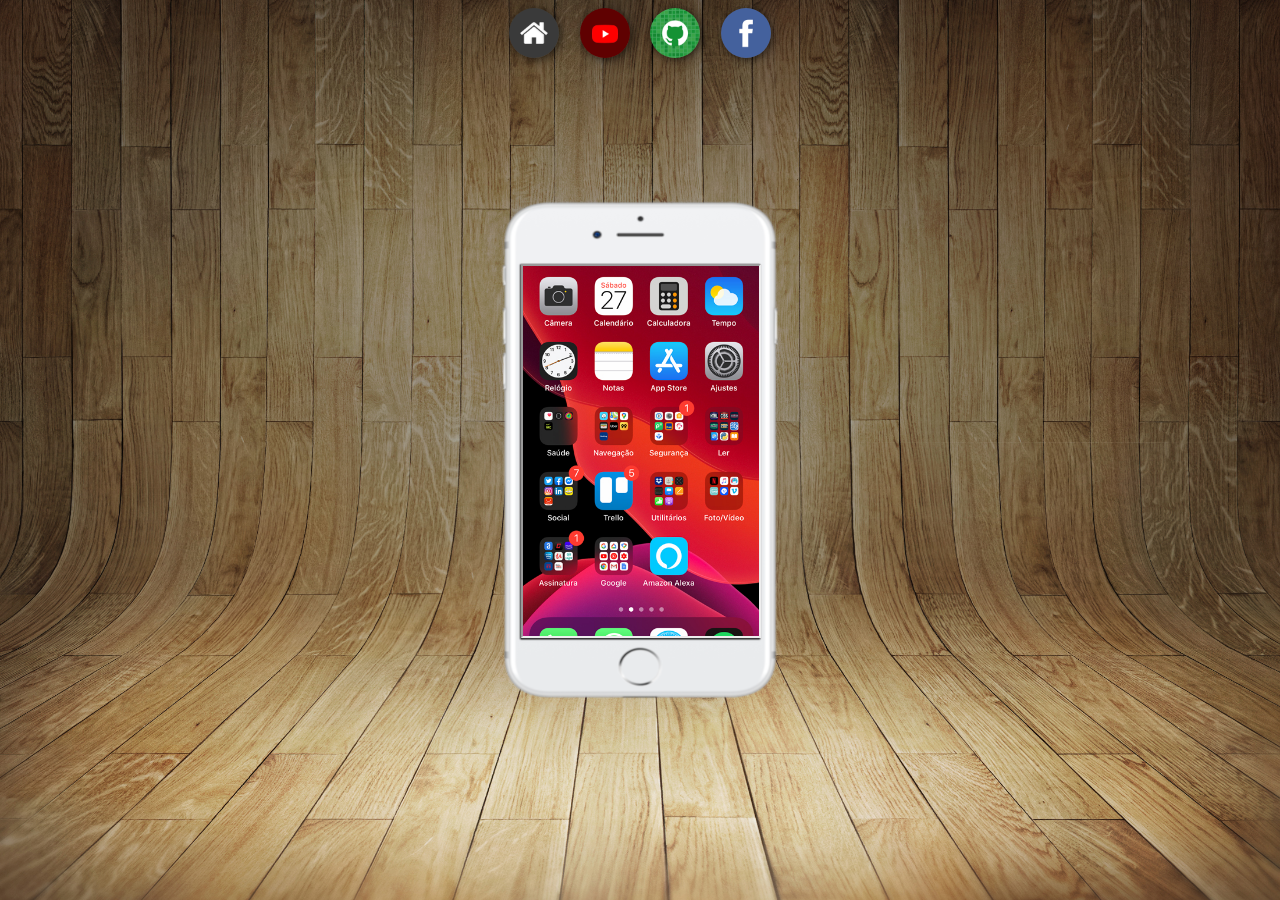
<file: index.html>
<!DOCTYPE html>
<html lang="pt-br">
<head>
    <meta charset="UTF-8">
    <meta name="viewport" content="width=device-width, initial-scale=1.0">
    <link rel="shortcut icon" href="favicon.ico" type="image/x-icon">
    <link rel="stylesheet" href="estilos/style.css">

    <title>Projeto das Redes Sociais</title>
</head>
<body>
    <main>

        <section class="telefone">

           <iframe src="home.html" name="tela" class="tela">
            <p>Seu navegador não é compativel com isso.</p>
           </iframe>

        </section>

        <section class="redes-sociais">
           
                <a href="home.html" target="tela"> <img src="imagens/logo-home.jpg" alt="home"></a> 
                <a href="youtube.html" target="tela"> <img src="imagens/logo-youtube.jpg" alt="Youtube"></a> 
                <a href="gitub.html" target="tela"> <img src="imagens/logo-github.jpg" alt="Github"></a> 
                <a href="facebook.html" target="tela"> <img src="imagens/logo-facebook.jpg" alt="Facebook"></a>
            
        </section>
    </main>
</body>
</html>
</file>
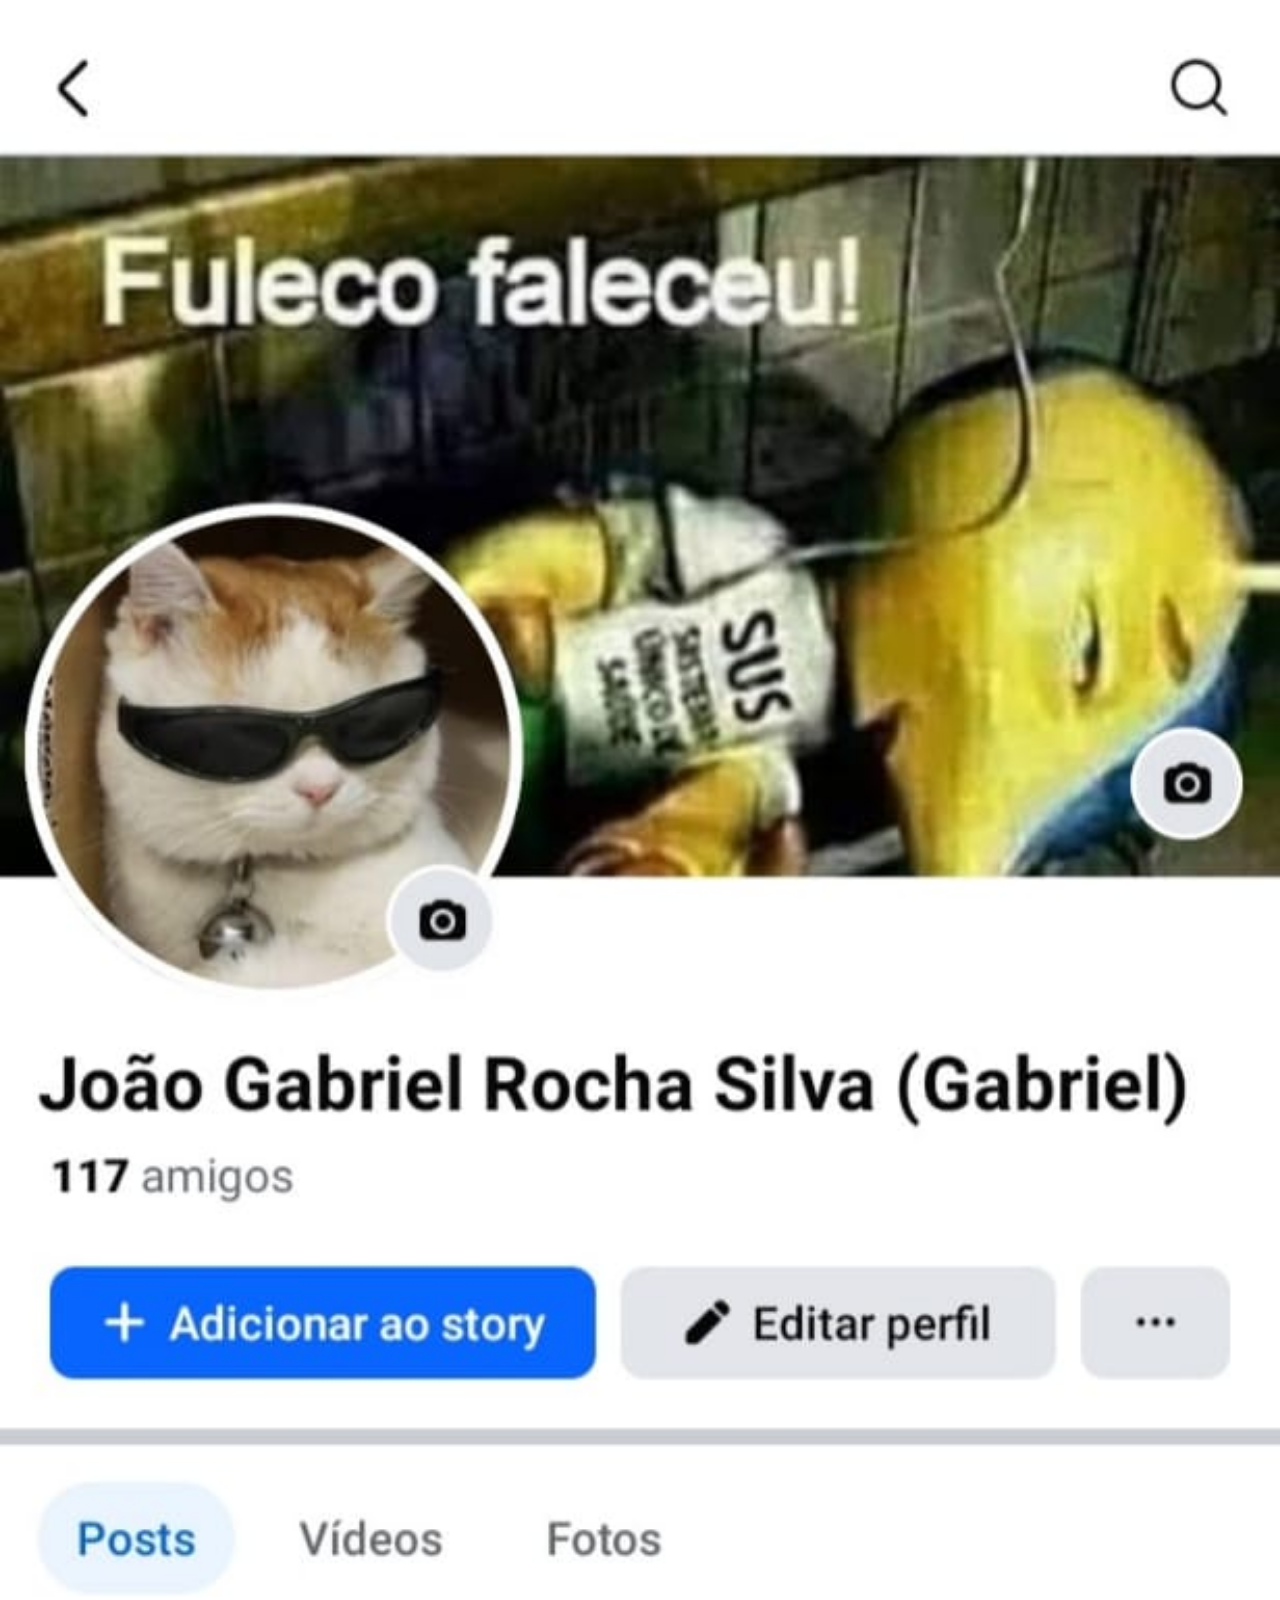
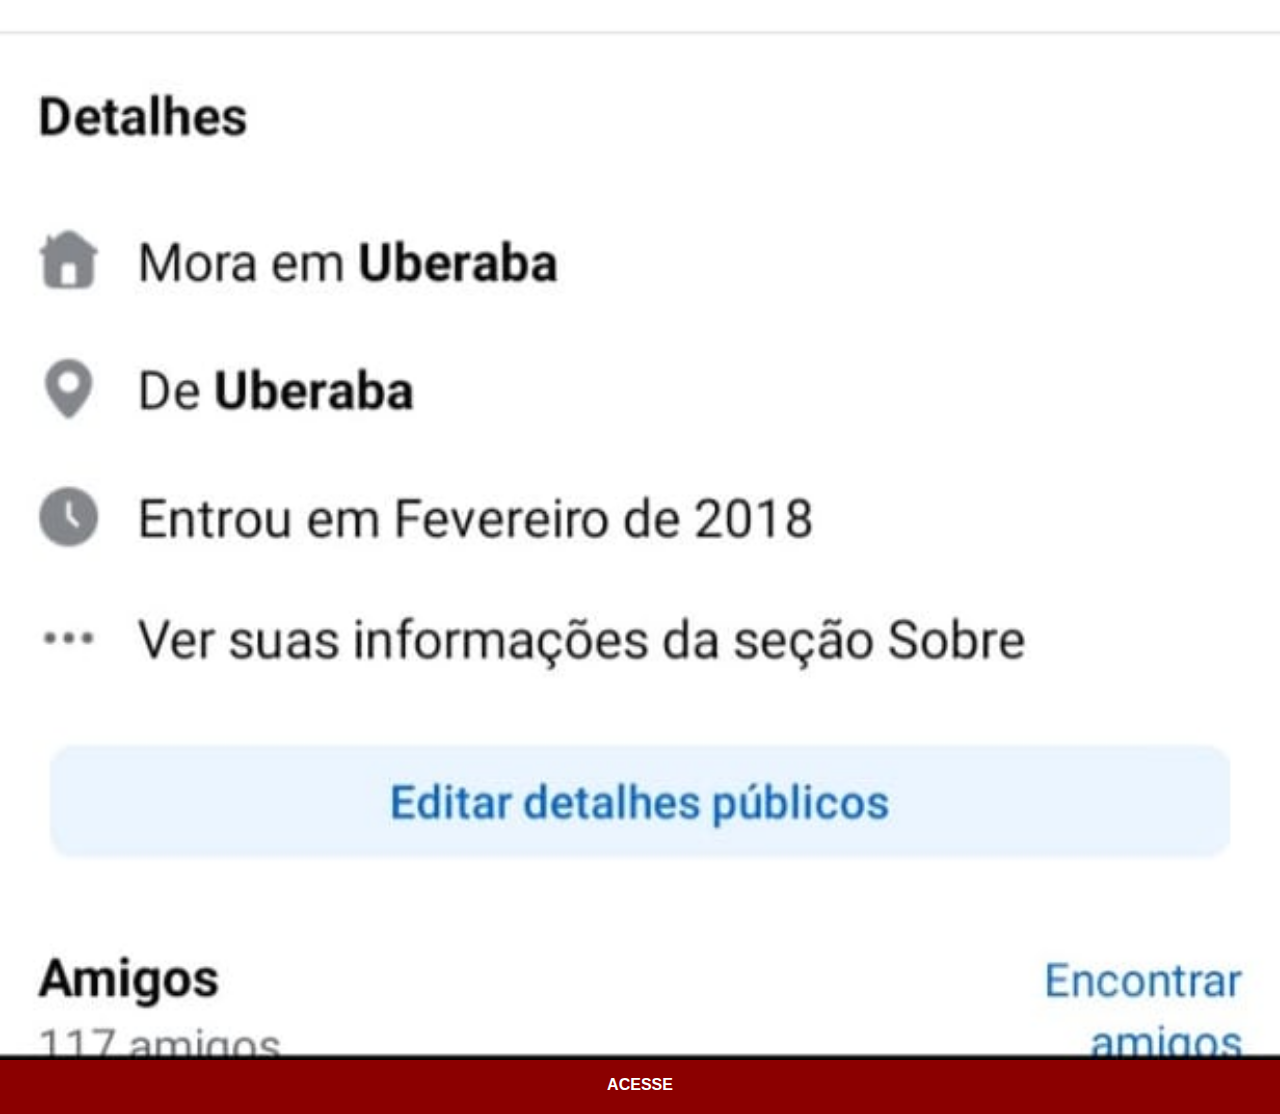
<file: facebook.html>
<!DOCTYPE html>
<html lang="pt-br">
<head>
    <meta charset="UTF-8">
    <meta name="viewport" content="width=device-width, initial-scale=1.0">
    <title>Facebook</title>
    <link rel="stylesheet" href="estilos/social.css">
</head>
<body>
    <img src="imagens/WhatsApp Image 2024-12-21 at 15.44.58 (2).jpeg" alt="Facebook">
    <a href="https://www.facebook.com/joaogabriel.rochasilva.7/" target="_blank" rel="external">ACESSE</a>
</body>
</html>
</file>
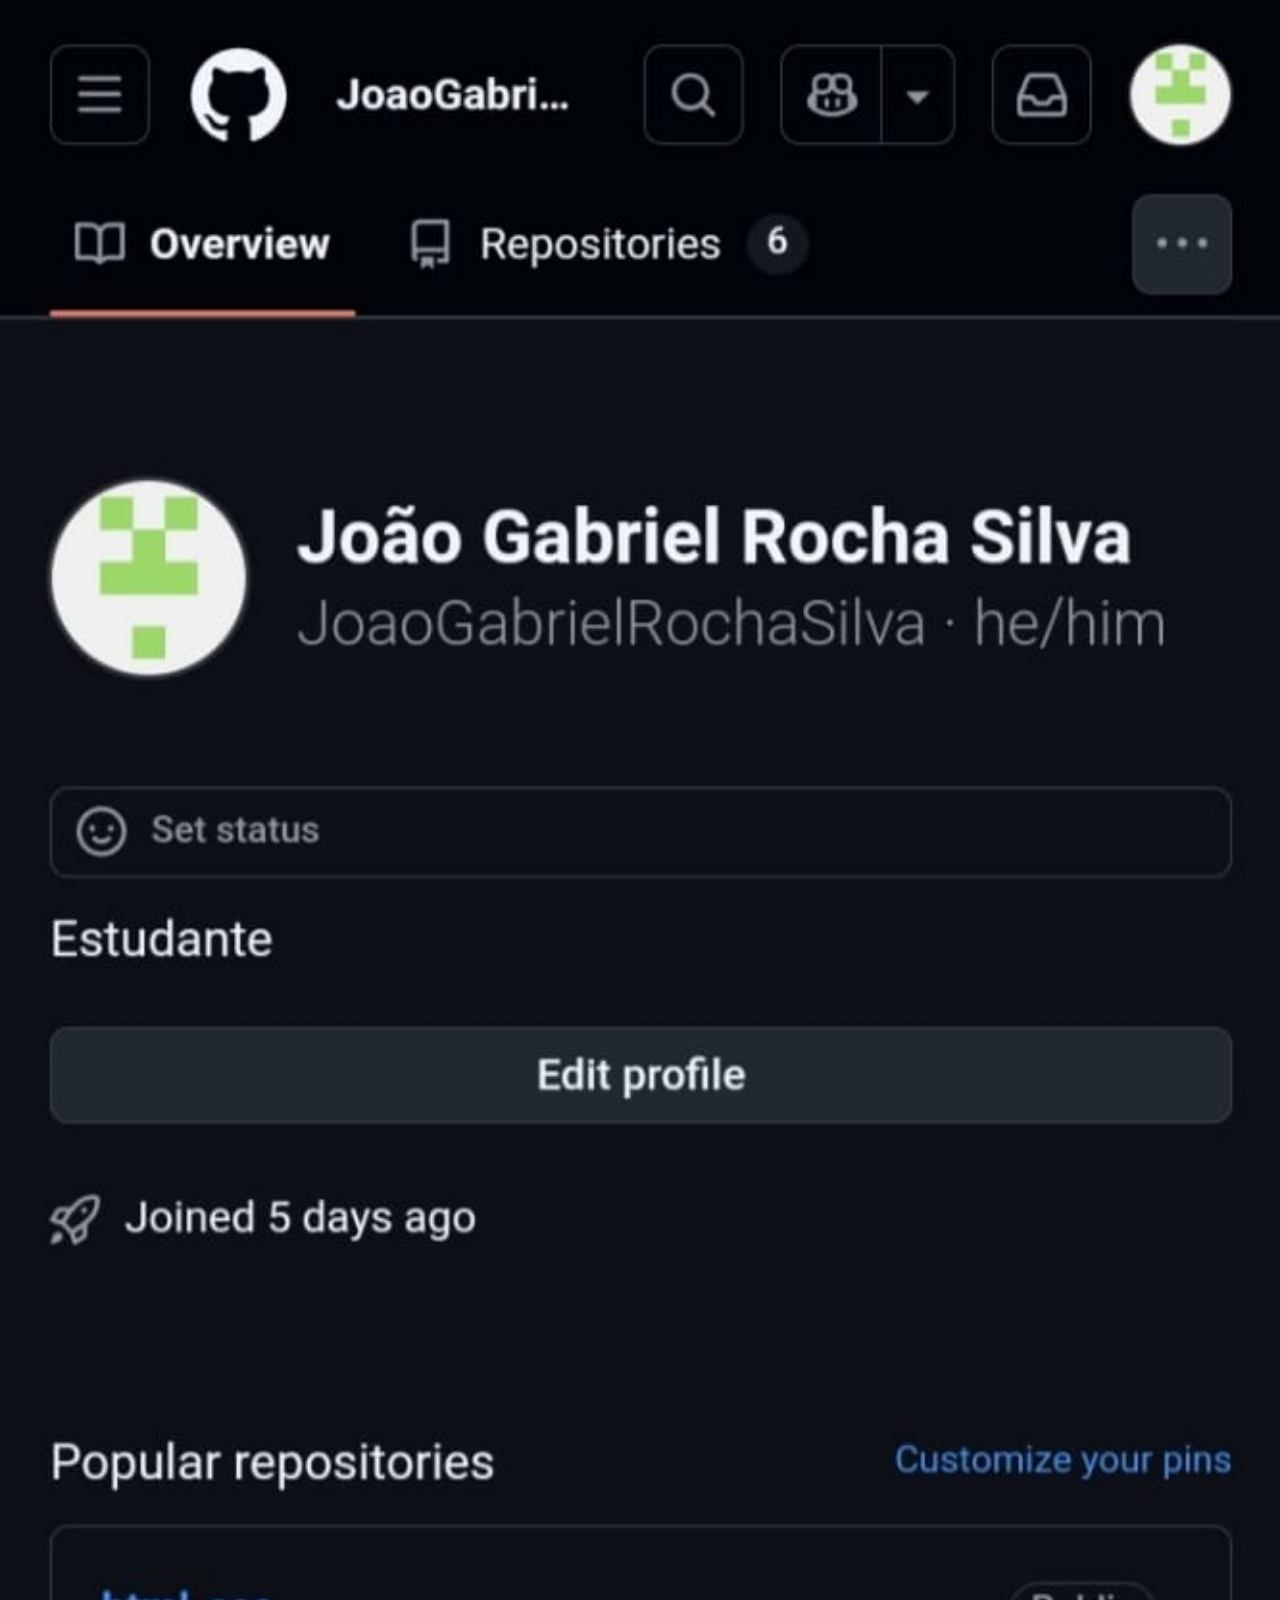
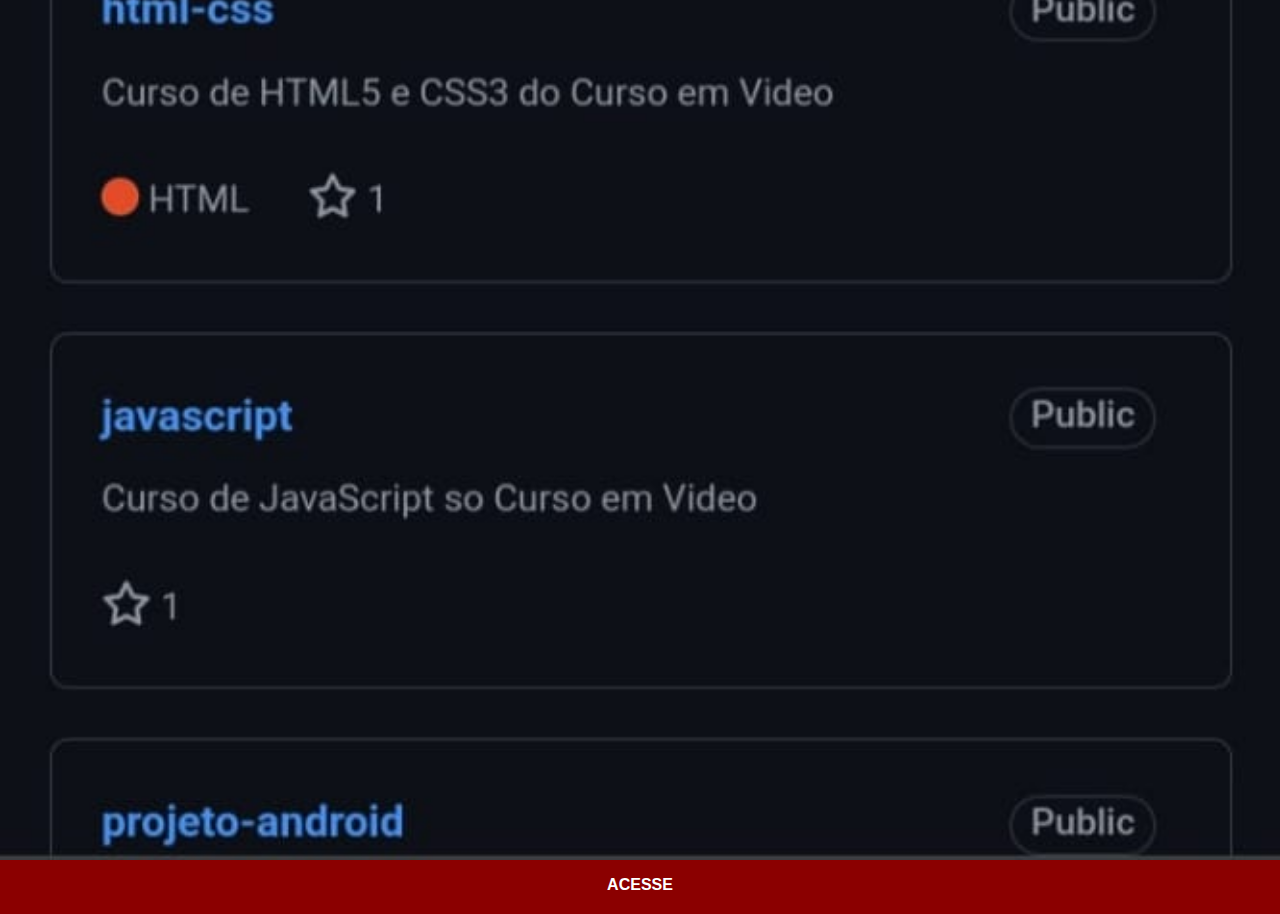
<file: gitub.html>
<!DOCTYPE html>
<html lang="pt-br">
<head>
    <meta charset="UTF-8">
    <meta name="viewport" content="width=device-width, initial-scale=1.0">
    <title>Github</title>
    <link rel="stylesheet" href="estilos/social.css">
</head>
<body>
    <img src="imagens/WhatsApp Image 2024-12-21 at 15.44.58.jpeg" alt="Github">
    <a href="https://github.com/JoaoGabrielRochaSilva" target="_blank" rel="external">ACESSE</a>
</body>
</html>
</file>
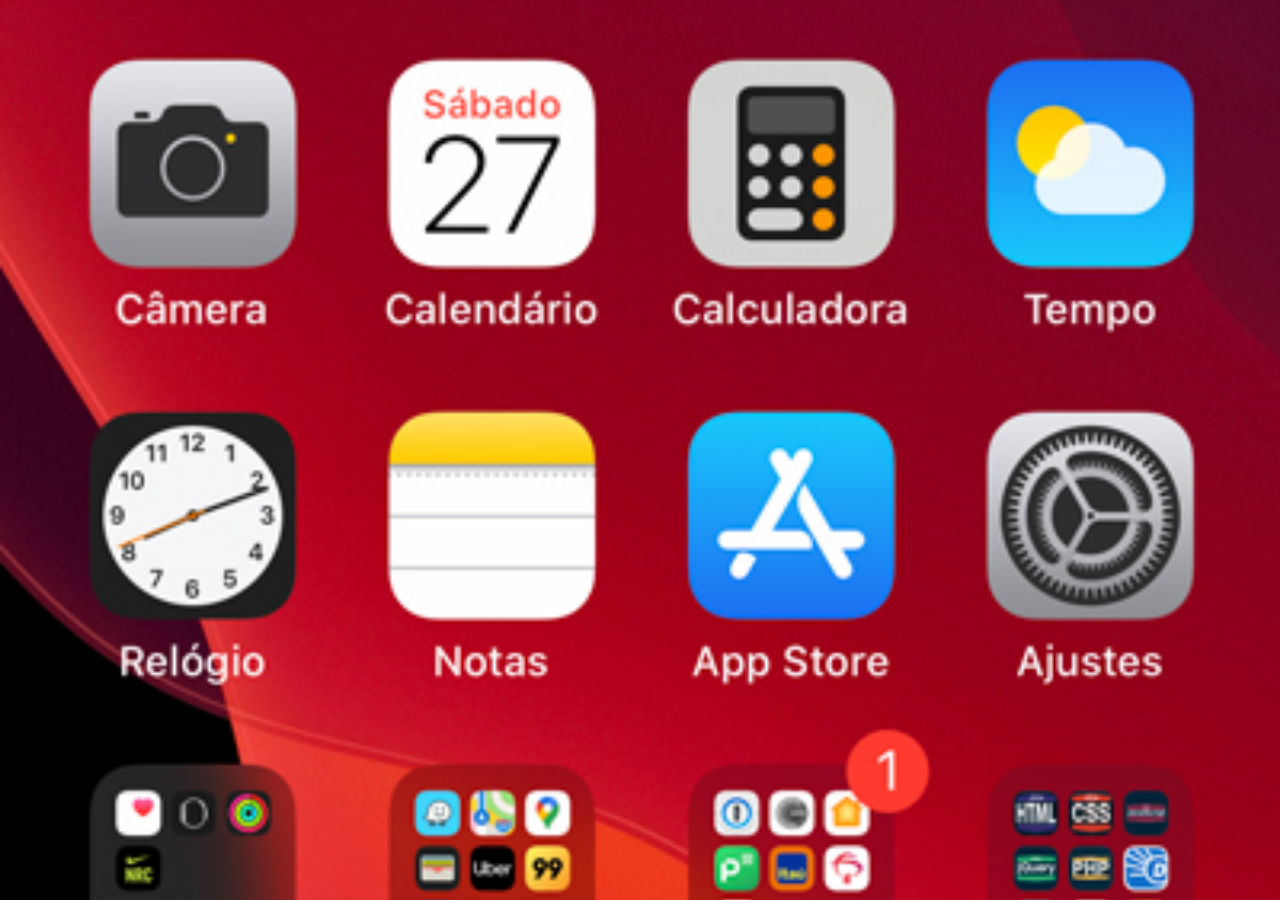
<file: home.html>
<!DOCTYPE html>
<html lang="pt-br">
<head>
    <meta charset="UTF-8">
    <meta name="viewport" content="width=device-width, initial-scale=1.0">
    <title>Home</title>

    <style>
        * {
            padding: 0px;
            margin: 0px;
        }
    
        body {
            width: 100vw;
            height: 100vh;
            background: black url('imagens/tela-home.jpg') no-repeat fixed top center;
            background-size: cover;
        }
    </style>
    
</head>

<body>

</body>
</html>
</file>
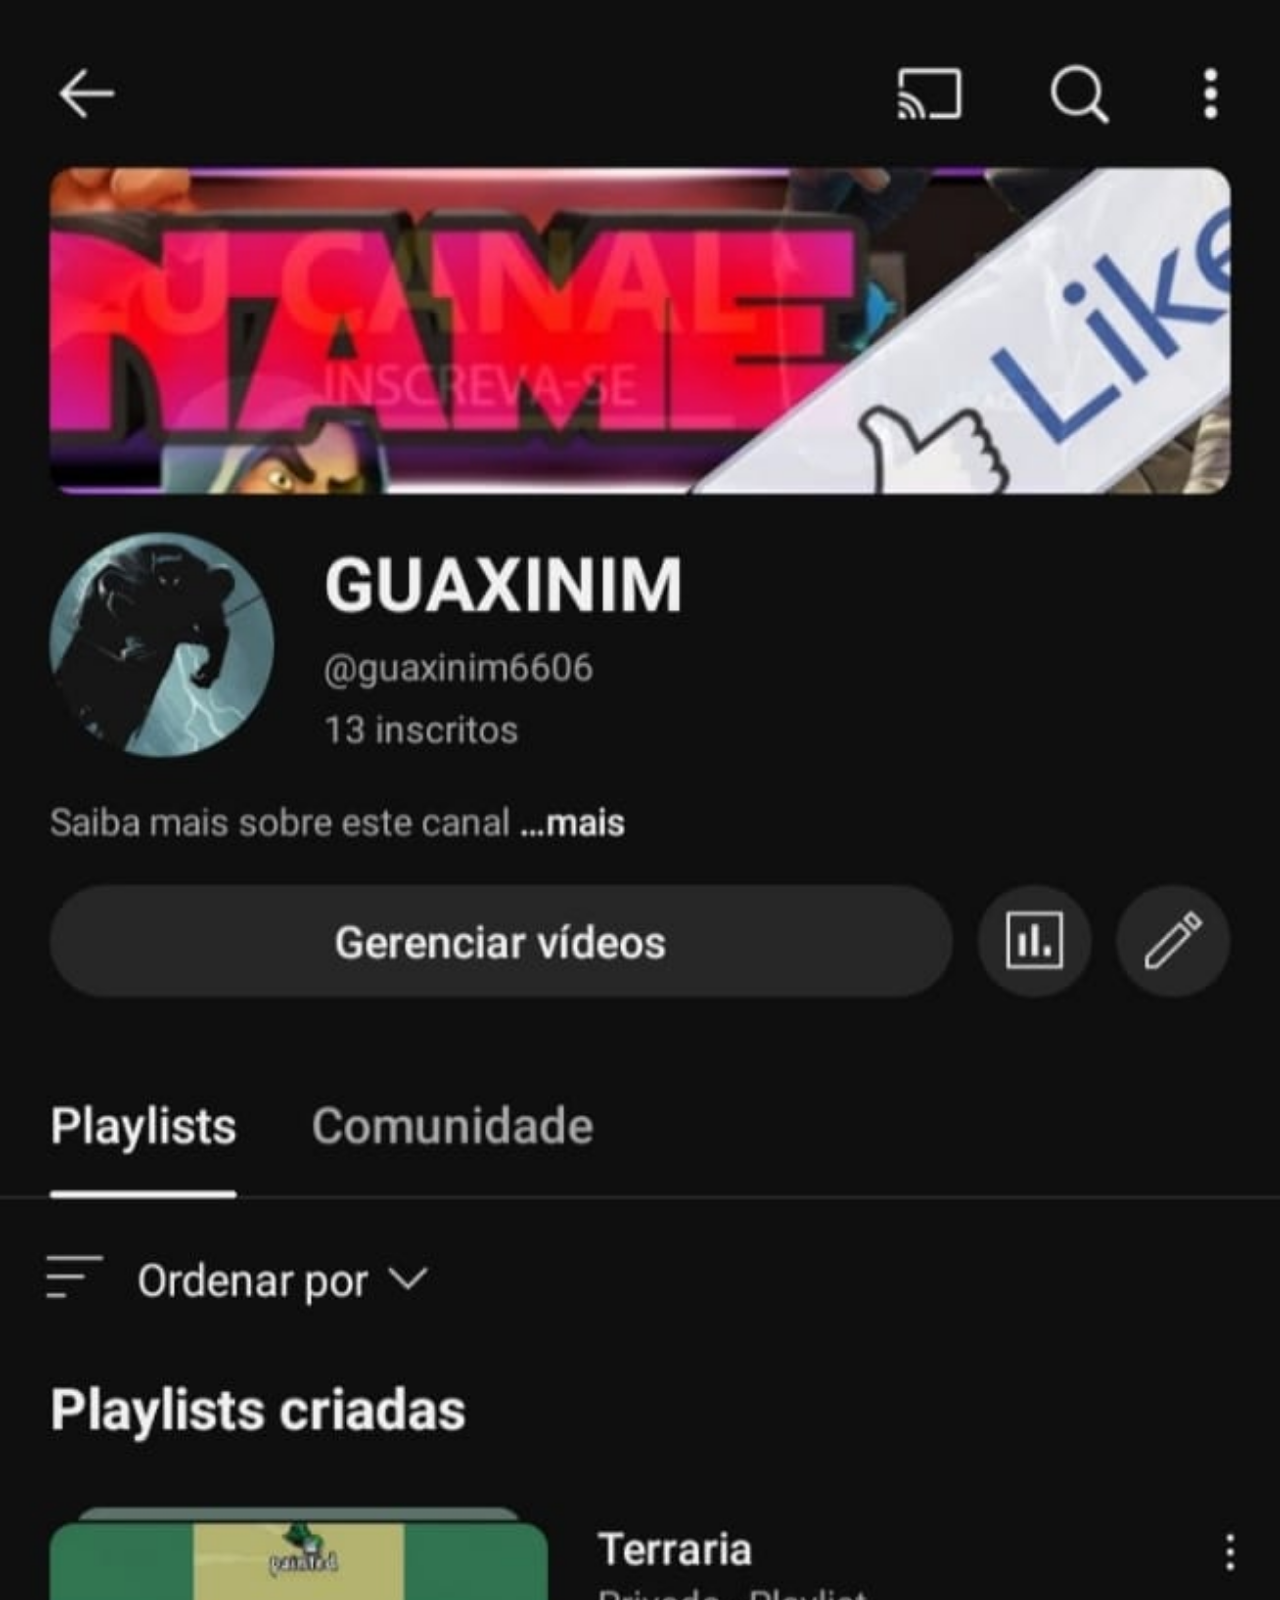
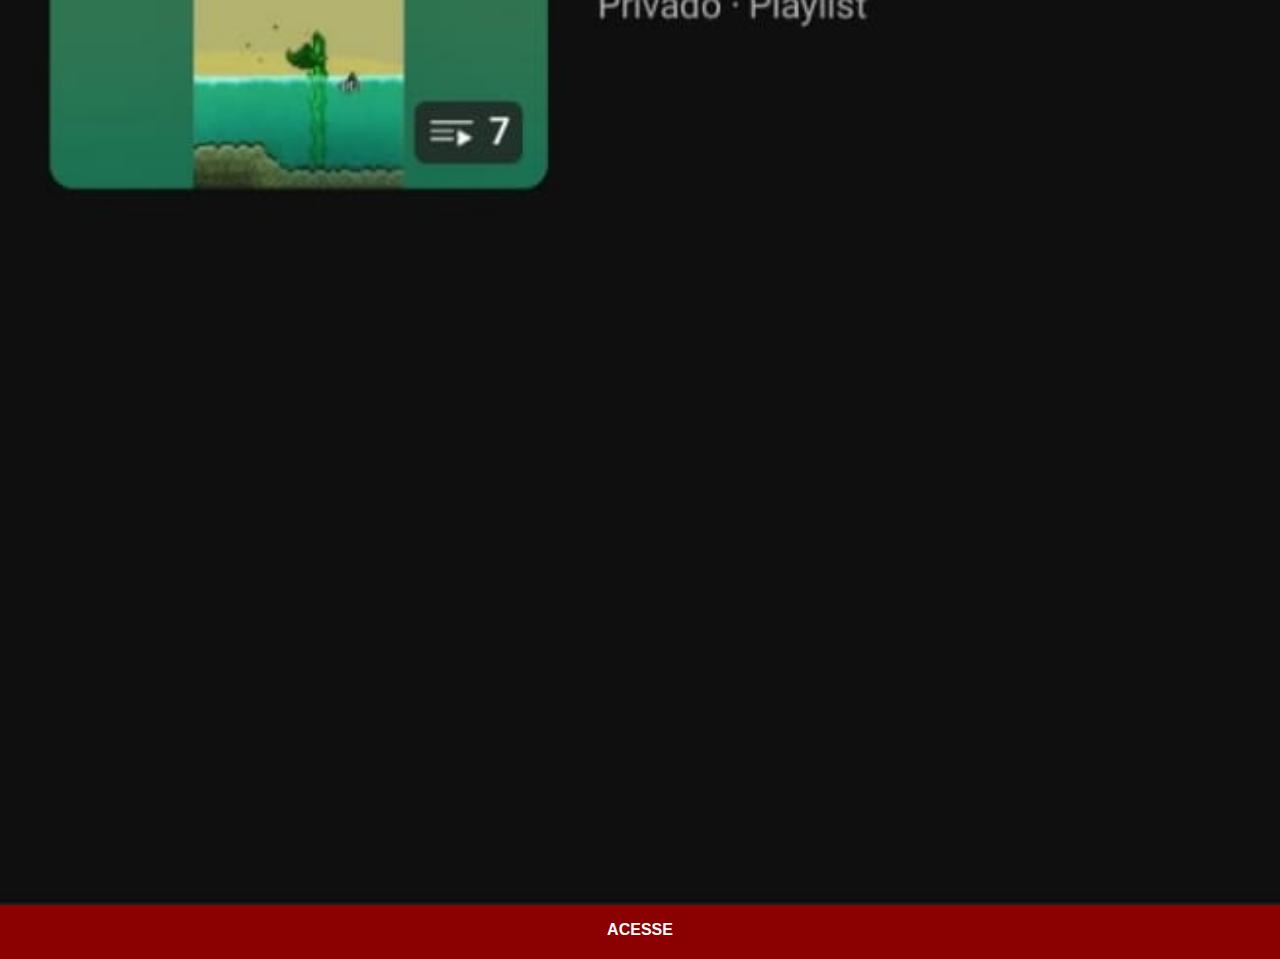
<file: youtube.html>
<!DOCTYPE html>
<html lang="pt-br">
<head>
    <meta charset="UTF-8">
    <meta name="viewport" content="width=device-width, initial-scale=1.0">
    <title>Youtube</title>
    <link rel="stylesheet" href="estilos/social.css">
</head>
<body>
    <img src="imagens/WhatsApp Image 2024-12-21 at 15.44.58 (1).jpeg" alt="Youtube">
    <a href="https://www.youtube.com/@guaxinim6606" target="_blank" rel="external">ACESSE</a>
</body>
</html>
</file>
<file: estilos/style.css>
@charset "UTF-8";


* {
    margin: 0px;
    padding: 0px;
    font-family: Arial, Helvetica, sans-serif;
}


body {
    height: 100vh;
    width: 100vw;
    background-color: black;
}

body {
    background: url('../imagens/fundo-madeira.jpg') no-repeat fixed top center;
    background-size: cover;
}

main {
    position: relative;
    height: 100vh;
}

section.telefone {
    position: absolute;
    top: 50%;
    left: 50%;
    transform: translate(-50%, -50%);

    width: 280px;
    height: 500px;

    background: url('../imagens/frame-iphone.png') no-repeat top center;
}

iframe.tela {
    position: relative;
    top: 64px;
    left: 21px;
    
    width: 236px;
    height: 370px;
    
}

section.redes-sociais {
    text-align: center;
}

section.redes-sociais img {
    width: 50px;

    border-radius: 50%;

    margin: 8px;
    box-sizing: border-box;

    box-shadow: 2px 2px 10px rgba(0, 0, 0, 0.611);
}

section.redes-sociais img:hover {
    border: 2px solid rgba(255, 255, 255, 0.525);
    

    transform: translate(-3px, -3px);

    box-shadow: 5px 5px 10px rgba(0, 0, 0, 0.692);
    
    transition: transform 0.2s;
    transition: border 0.2s;
}
</file>
<file: estilos/social.css>
@charset "UTF-8";

* {
    margin: 0px;
    padding: 0px;
    font-family: Arial, Helvetica, sans-serif;
}

::-webkit-scrollbar {
    width: 0px;
    height: opx;
}

img {
    width: 100vw;
    margin-bottom: -8px;
}

a {
    display: block;

    background-color: darkred;
    color: white;

    padding: 20px;

    text-align: center;
    font-weight: bolder;

    text-decoration: none;
}

a:hover {
    background-image: radial-gradient(circle, rgb(250, 68, 68), rgb(250, 39, 39), rgb(253, 27, 27));
    color: rgb(218, 218, 218);

    transition: 0.75s;
    
}
</file>
